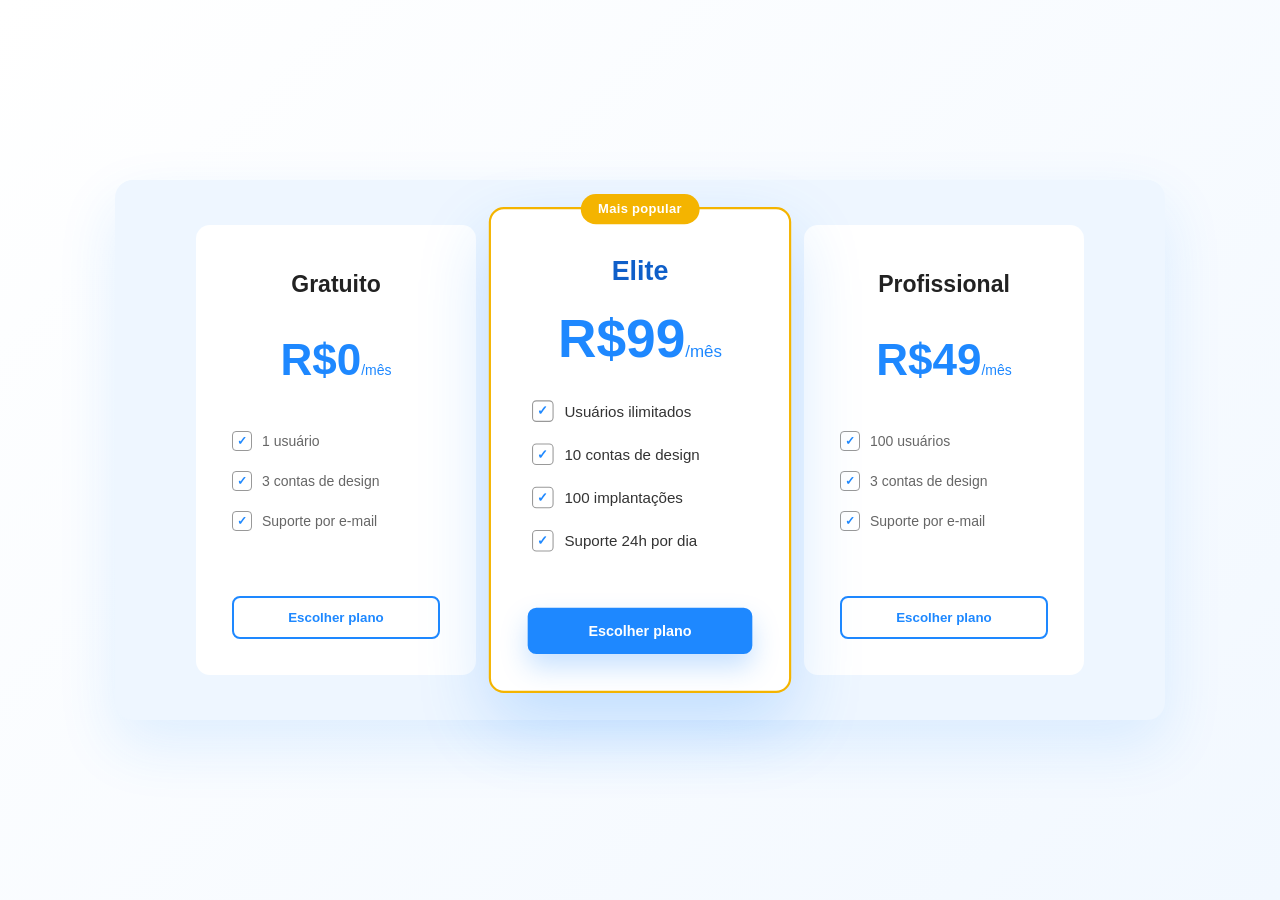
<file: cards/index.html>
<!DOCTYPE html>
<html lang="pt-BR">
<head>
  <meta charset="UTF-8" />
  <meta name="viewport" content="width=device-width, initial-scale=1.0" />
  <title>Cards de Ofertas</title>
  <link rel="stylesheet" href="style.css" />
</head>
<body>

  <main class="pricing-area">
    <section class="pricing">
      <article class="card" data-plano="Gratuito">
        <h2>Gratuito</h2>
        <p class="price">R$0<span>/mês</span></p>

        <ul>
          <li>1 usuário</li>
          <li>3 contas de design</li>
          <li>Suporte por e-mail</li>
        </ul>

        <button>Escolher plano</button>
      </article>

      <article class="card selected" data-plano="Elite">
        <span class="badge">Mais popular</span>
        <h2>Elite</h2>
        <p class="price">R$99<span>/mês</span></p>

        <ul>
          <li>Usuários ilimitados</li>
          <li>10 contas de design</li>
          <li>100 implantações</li>
          <li>Suporte 24h por dia</li>
        </ul>

        <button>Escolher plano</button>
      </article>

      <article class="card" data-plano="Profissional">
        <h2>Profissional</h2>
        <p class="price">R$49<span>/mês</span></p>

        <ul>
          <li>100 usuários</li>
          <li>3 contas de design</li>
          <li>Suporte por e-mail</li>
        </ul>

        <button>Escolher plano</button>
      </article>
    </section>
  </main>

  <script src="script.js"></script>
</body>
</html>
</file>
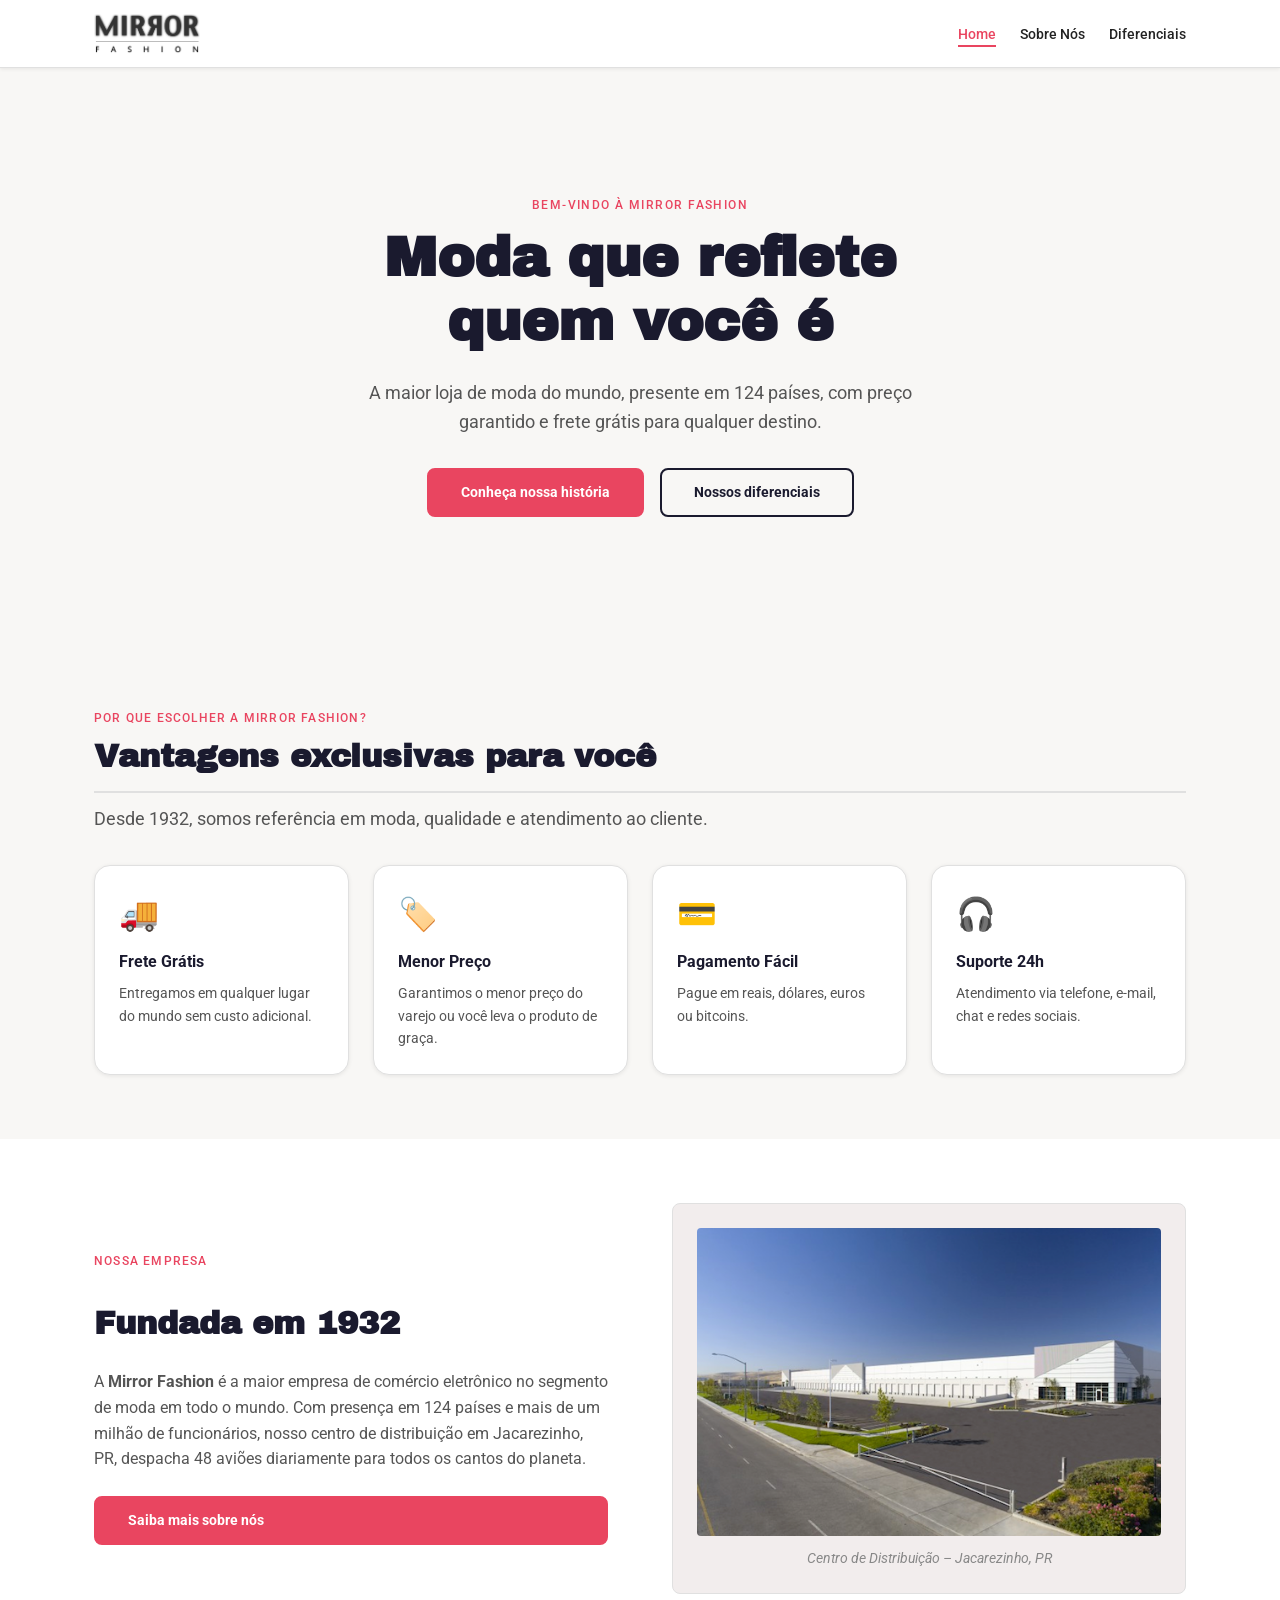
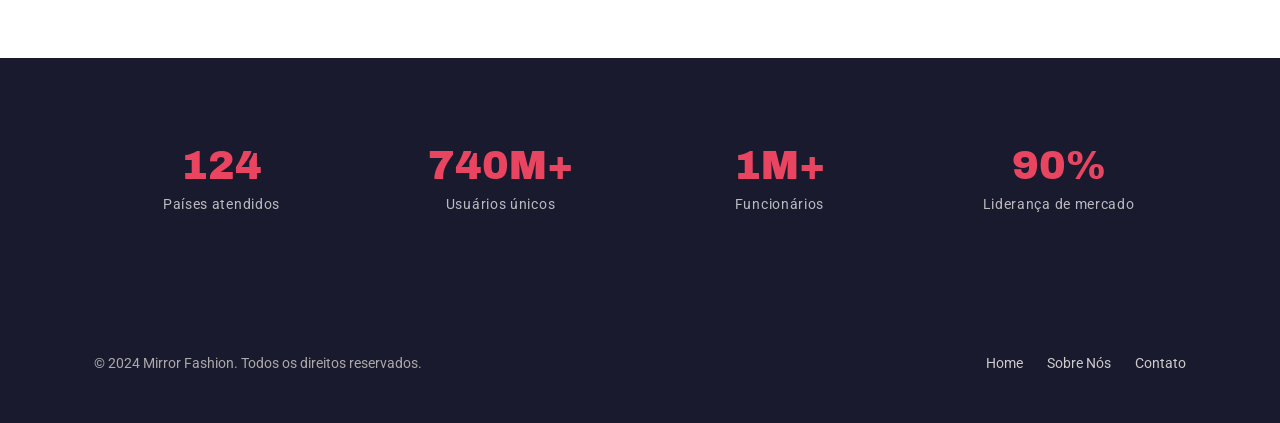
<file: html-basico/index.html>
<!DOCTYPE html>
<html lang="pt-br">
  <head>
    <meta charset="UTF-8" />
    <meta name="viewport" content="width=device-width, initial-scale=1.0" />
    <title>Mirror Fashion – Moda que reflete quem você é</title>
    <link rel="stylesheet" href="css/reset.css" />
    <link rel="stylesheet" href="css/design-system.css" />
    <link rel="stylesheet" href="css/components.css" />
    <link rel="stylesheet" href="css/style.css" />
  </head>
  <body>

    <!-- c-header: Cabeçalho fixo com navegação -->
    <header class="c-header">
      <div class="container c-header__inner">
        <a href="index.html">
          <img class="c-header__logo" src="img/logo.png" alt="Mirror Fashion" />
        </a>
        <nav aria-label="Navegação principal">
          <ul class="c-nav">
            <li><a class="c-nav__link c-nav__link--active" href="index.html">Home</a></li>
            <li><a class="c-nav__link" href="about-us.html">Sobre Nós</a></li>
            <li><a class="c-nav__link" href="about-us.html#diferenciais">Diferenciais</a></li>
          </ul>
        </nav>
      </div>
    </header>

    <main>

      <!-- c-hero: Destaque principal -->
      <section class="c-hero">
        <div class="container">
          <p class="c-hero__eyebrow">Bem-vindo à Mirror Fashion</p>
          <h1 class="c-hero__title">Moda que reflete<br />quem você é</h1>
          <p class="c-hero__body">
            A maior loja de moda do mundo, presente em 124 países,
            com preço garantido e frete grátis para qualquer destino.
          </p>
          <div class="c-hero__actions">
            <a href="about-us.html" class="c-btn c-btn--primary">Conheça nossa história</a>
            <a href="about-us.html#diferenciais" class="c-btn c-btn--outline">Nossos diferenciais</a>
          </div>
        </div>
      </section>

      <!-- c-section--alt: Vantagens em cards -->
      <section class="c-section c-section--alt">
        <div class="container">
          <header class="c-section__header">
            <p class="c-section__eyebrow">Por que escolher a Mirror Fashion?</p>
            <h2 class="c-section__title">Vantagens exclusivas para você</h2>
            <p class="c-section__lead">
              Desde 1932, somos referência em moda, qualidade e atendimento ao cliente.
            </p>
          </header>

          <div class="c-grid c-grid--4">
            <div class="c-card">
              <p class="c-card__icon">🚚</p>
              <h3 class="c-card__title">Frete Grátis</h3>
              <p class="c-card__body">Entregamos em qualquer lugar do mundo sem custo adicional.</p>
            </div>
            <div class="c-card">
              <p class="c-card__icon">🏷️</p>
              <h3 class="c-card__title">Menor Preço</h3>
              <p class="c-card__body">Garantimos o menor preço do varejo ou você leva o produto de graça.</p>
            </div>
            <div class="c-card">
              <p class="c-card__icon">💳</p>
              <h3 class="c-card__title">Pagamento Fácil</h3>
              <p class="c-card__body">Pague em reais, dólares, euros ou bitcoins.</p>
            </div>
            <div class="c-card">
              <p class="c-card__icon">🎧</p>
              <h3 class="c-card__title">Suporte 24h</h3>
              <p class="c-card__body">Atendimento via telefone, e-mail, chat e redes sociais.</p>
            </div>
          </div>
        </div>
      </section>

      <!-- Seção de prévia "Sobre nós" -->
      <section class="c-section">
        <div class="container c-about-preview">
          <div class="c-about-preview__text">
            <p class="c-section__eyebrow">Nossa Empresa</p>
            <h2 class="c-section__title">Fundada em 1932</h2>
            <p class="c-prose__paragraph">
              A <strong>Mirror Fashion</strong> é a maior empresa de comércio
              eletrônico no segmento de moda em todo o mundo. Com presença em
              124 países e mais de um milhão de funcionários, nosso centro de
              distribuição em Jacarezinho, PR, despacha 48 aviões diariamente
              para todos os cantos do planeta.
            </p>
            <a href="about-us.html" class="c-btn c-btn--primary">Saiba mais sobre nós</a>
          </div>
          <figure class="c-figure">
            <img class="c-figure__img" src="img/centro-distribuicao.png" alt="Centro de distribuição" />
            <figcaption class="c-figure__caption">Centro de Distribuição – Jacarezinho, PR</figcaption>
          </figure>
        </div>
      </section>

      <!-- c-section--brand: Estatísticas de destaque -->
      <section class="c-section c-section--brand">
        <div class="container">
          <div class="c-grid c-grid--4">
            <div class="c-stat">
              <span class="c-stat__value">124</span>
              <span class="c-stat__label">Países atendidos</span>
            </div>
            <div class="c-stat">
              <span class="c-stat__value">740M+</span>
              <span class="c-stat__label">Usuários únicos</span>
            </div>
            <div class="c-stat">
              <span class="c-stat__value">1M+</span>
              <span class="c-stat__label">Funcionários</span>
            </div>
            <div class="c-stat">
              <span class="c-stat__value">90%</span>
              <span class="c-stat__label">Liderança de mercado</span>
            </div>
          </div>
        </div>
      </section>

    </main>

    <!-- c-footer: Rodapé (componente de referência do Design System) -->
    <footer class="c-footer" id="rodape">
      <div class="container c-footer__inner">
        <div class="c-footer__brand">          
          <span class="c-footer__copy">&copy; 2024 Mirror Fashion. Todos os direitos reservados.</span>
        </div>
        <ul class="c-footer__links">
          <li><a class="c-footer__link" href="index.html">Home</a></li>
          <li><a class="c-footer__link" href="about-us.html">Sobre Nós</a></li>
          <li><a class="c-footer__link" href="mailto:loja@loja.com">Contato</a></li>
        </ul>
      </div>
    </footer>

  </body>
</html>
</file>
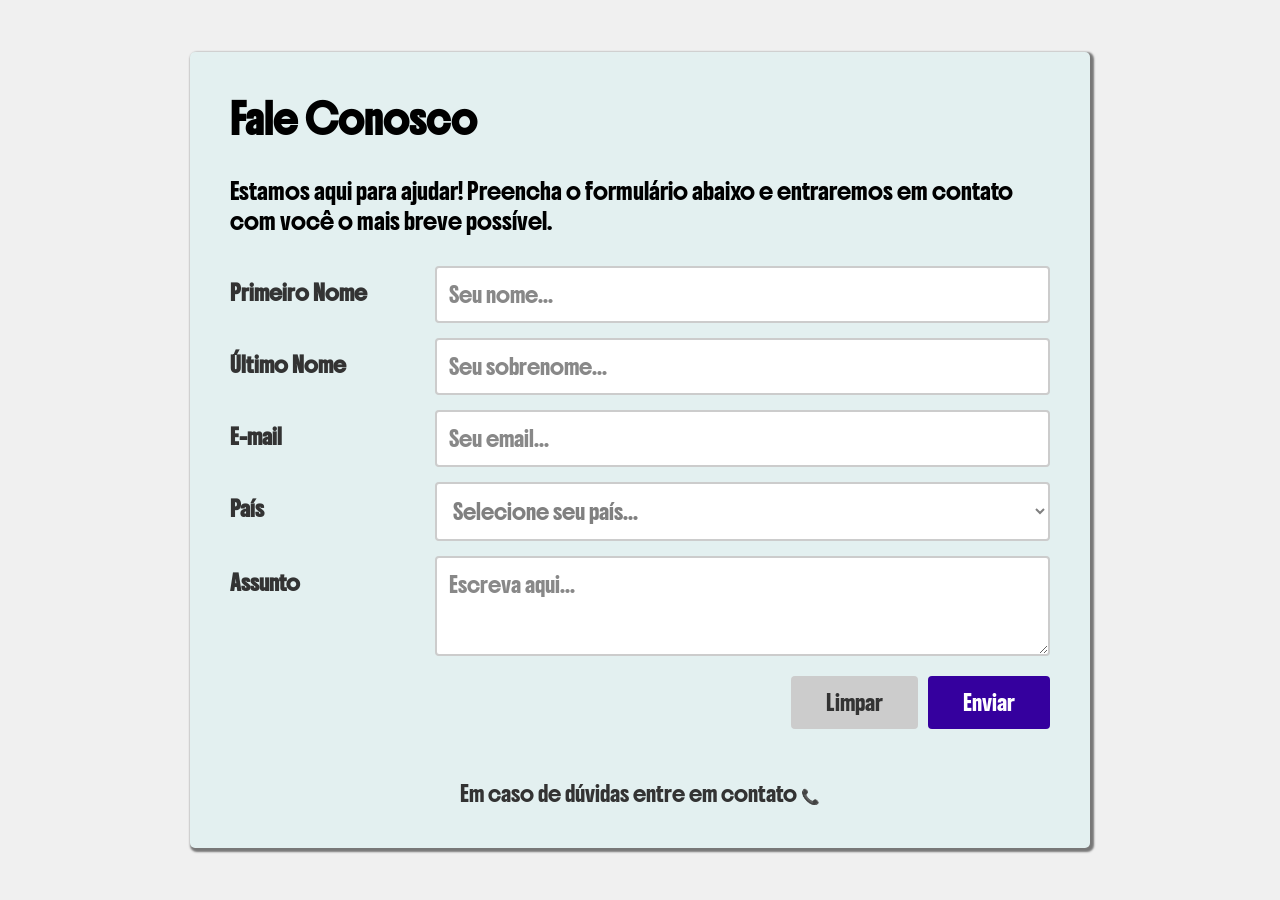
<file: forms/form-fale-conosco-flex.html>
<!DOCTYPE html>
<html lang="pt-BR">
  <head>
    <meta charset="UTF-8" />
    <meta name="viewport" content="width=device-width, initial-scale=1.0" />
    <link rel="preconnect" href="https://fonts.googleapis.com" />
    <link rel="preconnect" href="https://fonts.gstatic.com" crossorigin />
    <link
      href="https://fonts.googleapis.com/css2?family=Boldonse&display=swap"
      rel="stylesheet"
    />
    <link rel="stylesheet" href="css/fale-conosco.css">
    <title>Fale Conosco</title>
  </head>
  <body>
    <main class="container">
      <header>
        <h1>Fale Conosco</h1>
        <p>
          Estamos aqui para ajudar! Preencha o formulário abaixo e entraremos em
          contato com você o mais breve possível.
        </p>
      </header>
      <form action="./send-message.html" method="get">
        <div class="form-group">
          <label for="name">Primeiro Nome</label>
          <input
            type="text"
            id="name"
            name="name"
            placeholder="Seu nome..."
            required
            maxlength="40"
            minlength="2"
          />
        </div>
        <div class="form-group">
          <label for="last_name">Último Nome</label>
          <input
            type="text"
            id="last_name"
            name="last_name"
            placeholder="Seu sobrenome..."
            required
            maxlength="60"
            minlength="2"
          />
        </div>
        <div class="form-group">
          <label for="email">E-mail</label>
          <input
            type="email"
            name="email"
            id="email"
            placeholder="Seu email..."
            required
            maxlength="30"
          />
        </div>
        <div class="form-group">
          <label for="pais">País</label>
          <select name="pais" id="pais" required>
            <option value="" disabled selected>Selecione seu país...</option>
            <option value="brasil">Brasil</option>
            <option value="portugal">Portugal</option>
            <option value="angola">Angola</option>
            <option value="moçambique">Moçambique</option>
          </select>
        </div>
        <div class="form-group">
          <label for="message">Assunto</label>
          <textarea
            name="message"
            id="message"
            placeholder="Escreva aqui..."
            required
            maxlength="500"
          ></textarea>
        </div>
        <div class="btn-container">
          <input type="reset" value="Limpar" />
          <input type="submit" value="Enviar" />
        </div>
      </form>
      <footer class="footer-contact">
        <p>Em caso de dúvidas entre em contato 📞</p>
      </footer>
    </main>
  </body>
</html>
</file>
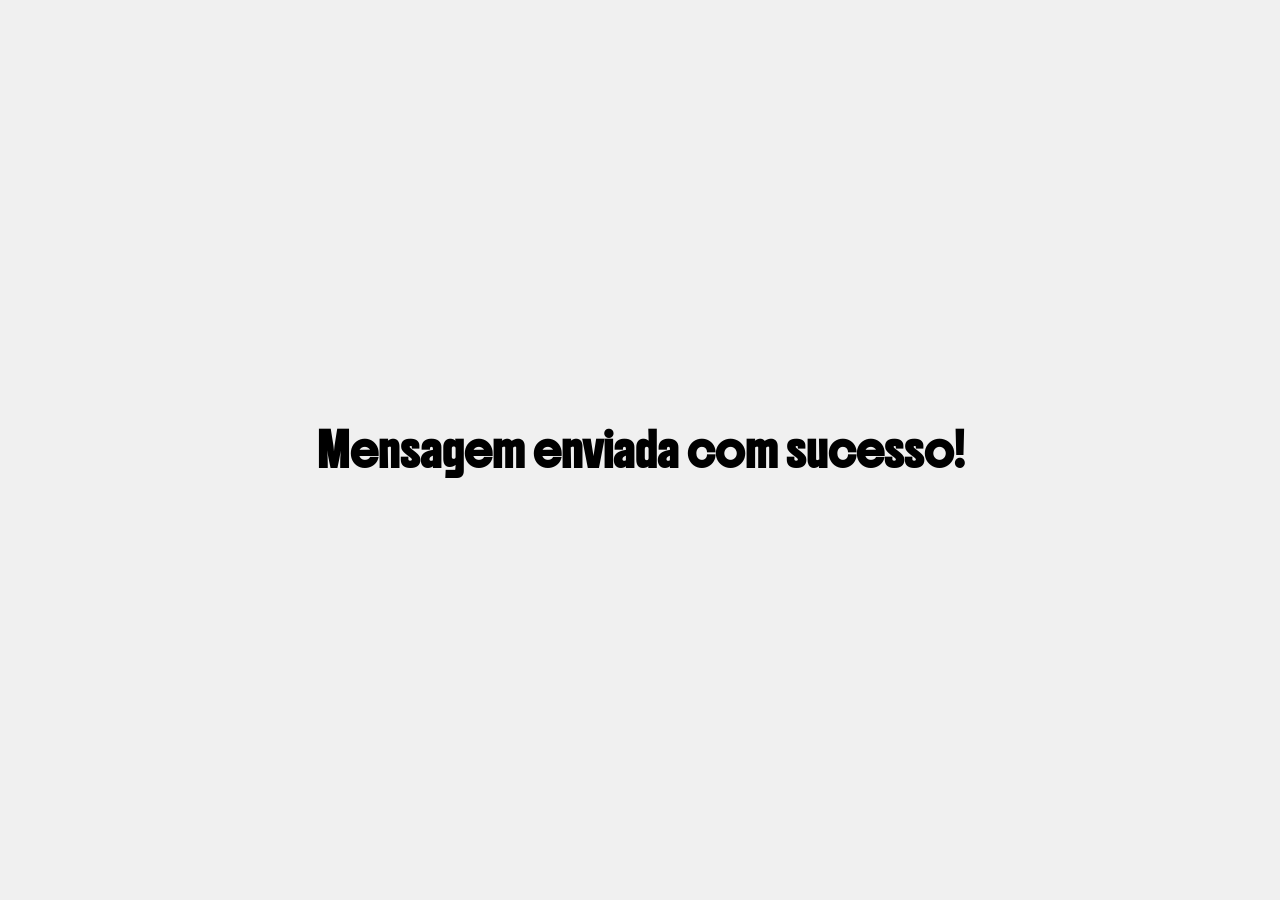
<file: forms/send-message.html>
<!DOCTYPE html>
<html lang="pt-br">
<head>
    <meta charset="UTF-8">
    <meta name="viewport" content="width=device-width, initial-scale=1.0">
    <title>Mensagem Enviada</title>
    <link rel="preconnect" href="https://fonts.googleapis.com" />
    <link rel="preconnect" href="https://fonts.gstatic.com" crossorigin />
    <link
      href="https://fonts.googleapis.com/css2?family=Boldonse&display=swap"
      rel="stylesheet"
    />
    <link rel="stylesheet" href="css/fale-conosco.css">
</head>
<body>
    <h1>Mensagem enviada com sucesso!</h1>
</body>
</html>
</file>
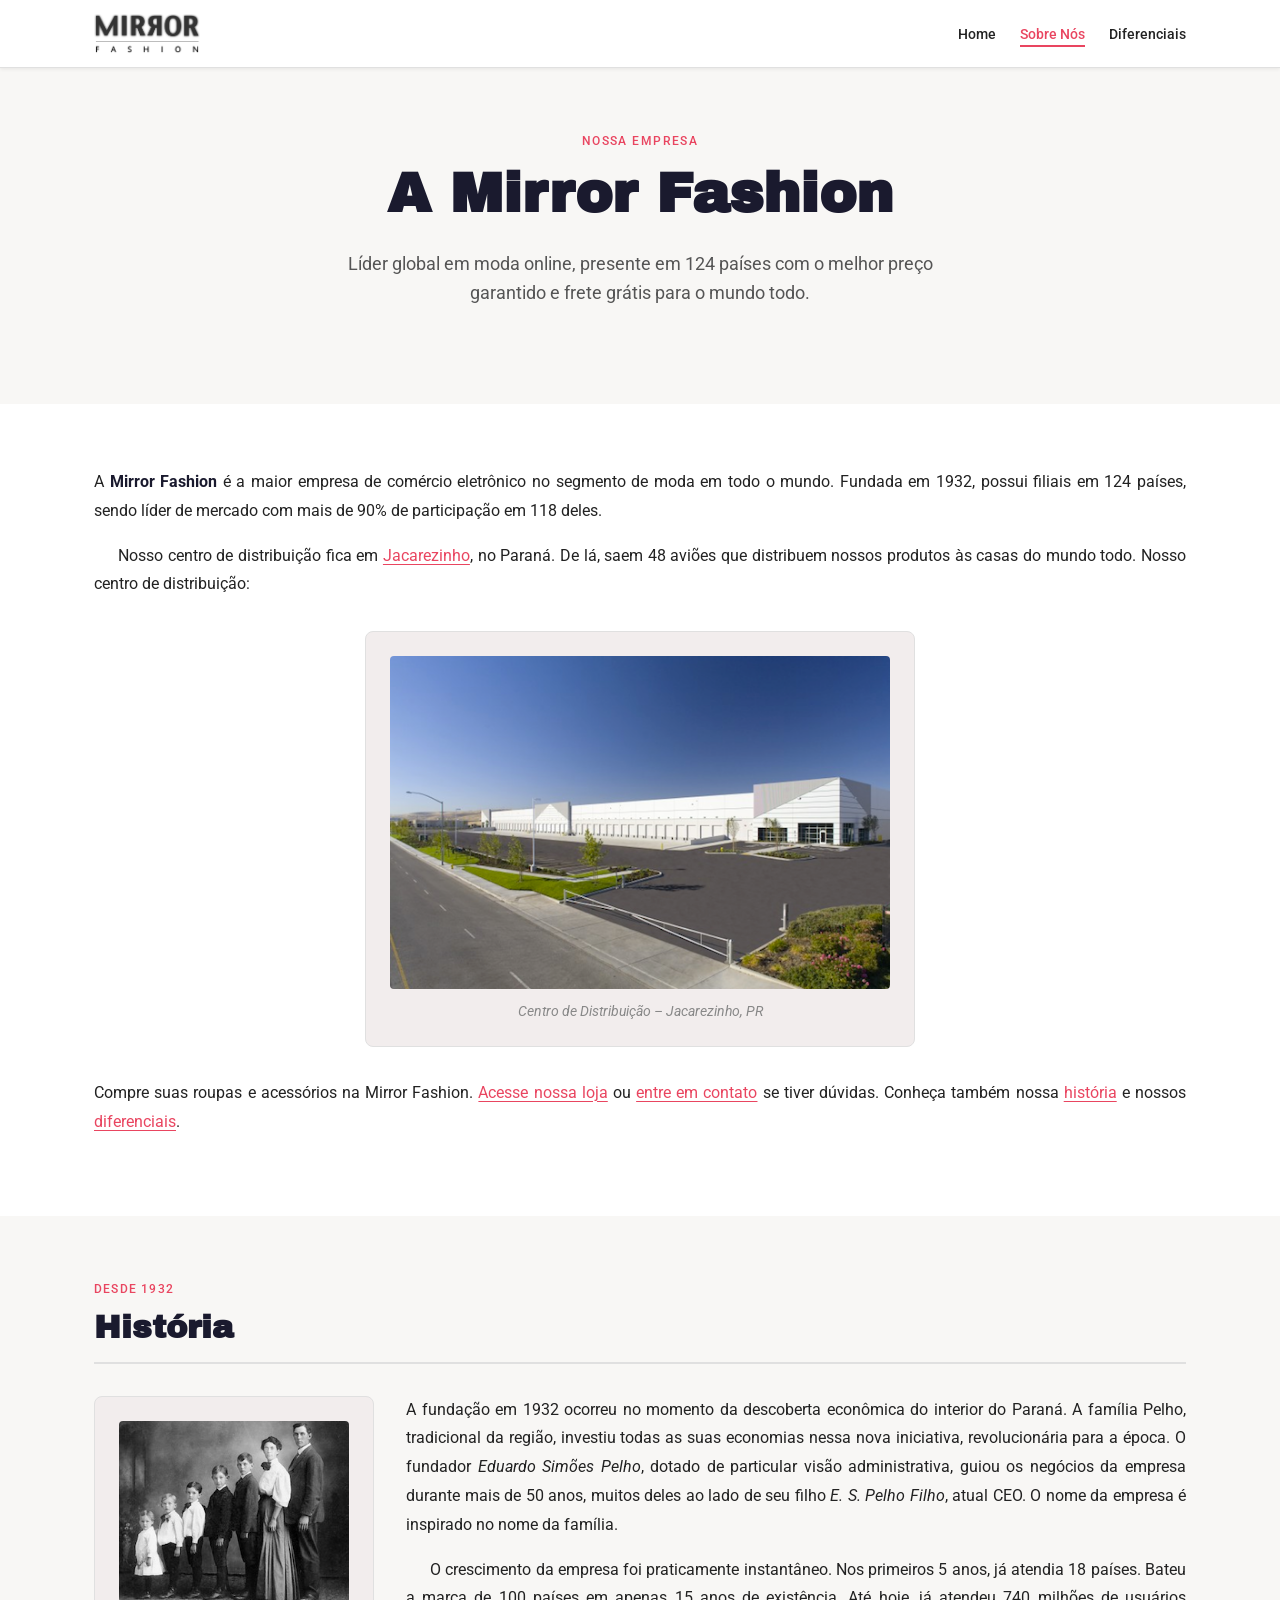
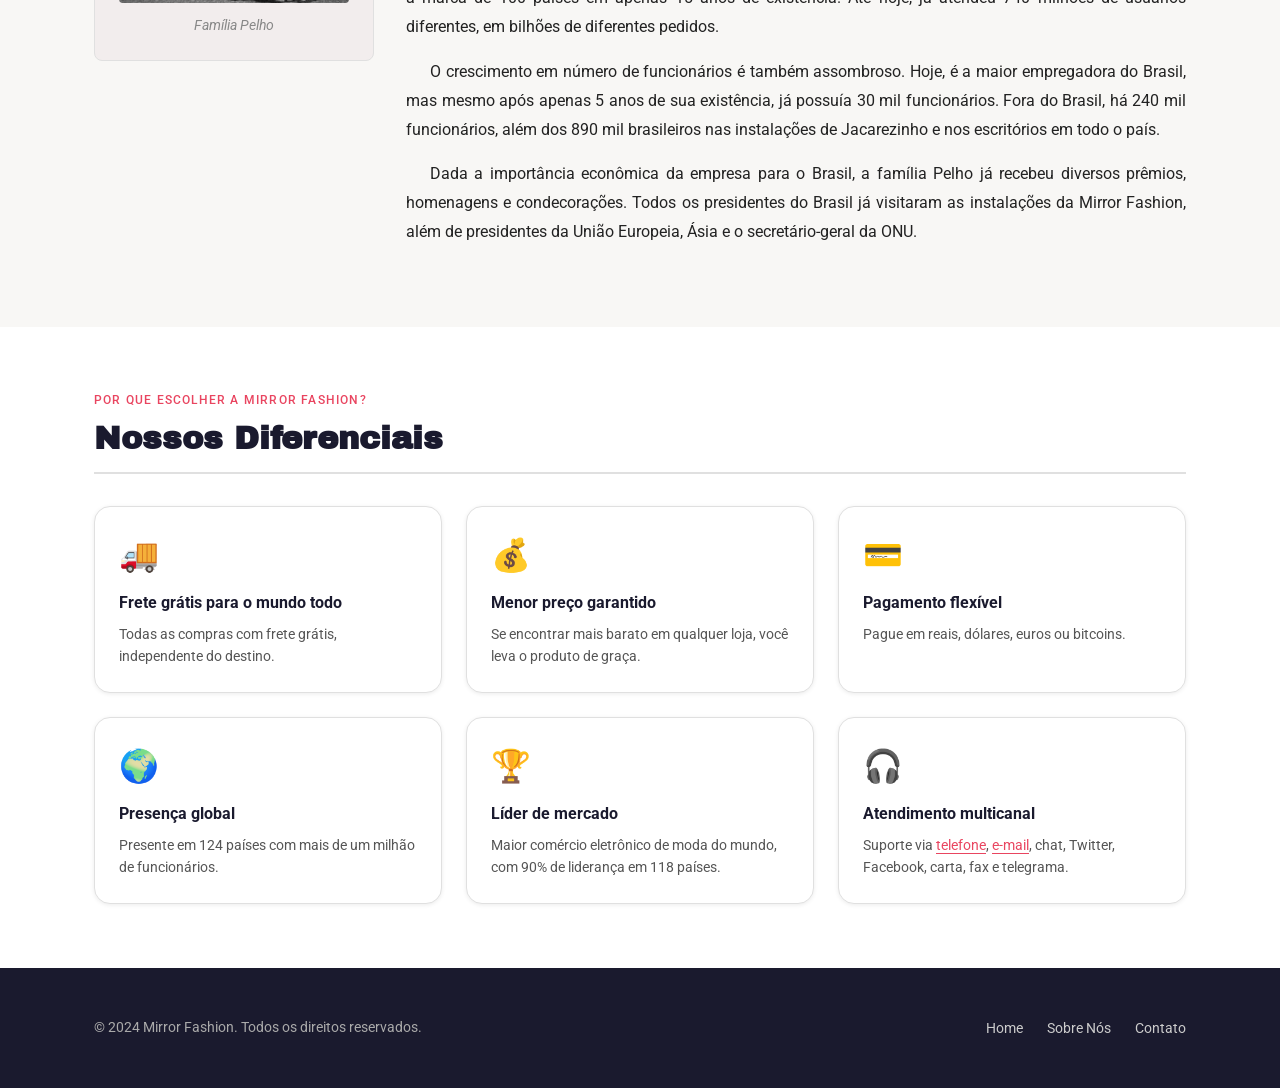
<file: html-basico/about-us.html>
<!DOCTYPE html>
<html lang="pt-br">
  <head>
    <meta charset="UTF-8" />
    <meta name="viewport" content="width=device-width, initial-scale=1.0" />
    <title>Sobre Nós – Mirror Fashion</title>
    <link rel="stylesheet" href="css/reset.css" />
    <link rel="stylesheet" href="css/design-system.css" />
    <link rel="stylesheet" href="css/components.css" />
    <link rel="stylesheet" href="css/about.css" />
  </head>
  <body>

    <!-- c-header: Cabeçalho fixo com navegação -->
    <header class="c-header">
      <div class="container c-header__inner">
        <a href="index.html">
          <img class="c-header__logo" src="img/logo.png" alt="Mirror Fashion" />
        </a>
        <nav aria-label="Navegação principal">
          <ul class="c-nav">
            <li><a class="c-nav__link" href="index.html">Home</a></li>
            <li><a class="c-nav__link c-nav__link--active" href="about-us.html">Sobre Nós</a></li>
            <li><a class="c-nav__link" href="about-us.html#diferenciais">Diferenciais</a></li>
          </ul>
        </nav>
      </div>
    </header>

    <!-- c-hero: Destaque da página -->
    <section class="c-hero c-hero--compact">
      <div class="container">
        <p class="c-hero__eyebrow">Nossa Empresa</p>
        <h1 class="c-hero__title">A Mirror Fashion</h1>
        <p class="c-hero__body">
          Líder global em moda online, presente em 124 países
          com o melhor preço garantido e frete grátis para o mundo todo.
        </p>
      </div>
    </section>

    <main>

      <!-- Seção introdutória -->
      <section class="c-section">
        <div class="container">
          <div class="c-prose">
            <p>
              A <strong>Mirror Fashion</strong> é a maior empresa de comércio
              eletrônico no segmento de moda em todo o mundo. Fundada em 1932,
              possui filiais em 124 países, sendo líder de mercado com mais de
              90% de participação em 118 deles.
            </p>
            <p>
              Nosso centro de distribuição fica em
              <a
                target="_blank"
                title="Google Maps"
                href="https://maps.google.com.br/?q=Jacarezinho"
              >Jacarezinho</a>, no Paraná. De lá, saem 48 aviões que distribuem
              nossos produtos às casas do mundo todo. Nosso centro de distribuição:
            </p>
          </div>

          <figure class="c-figure" id="centro-distribuicao">
            <img class="c-figure__img" src="img/centro-distribuicao.png" alt="Centro de distribuição" />
            <figcaption class="c-figure__caption">Centro de Distribuição – Jacarezinho, PR</figcaption>
          </figure>

          <div class="c-prose">
            <p>
              Compre suas roupas e acessórios na Mirror Fashion.
              <a href="index.html">Acesse nossa loja</a> ou
              <a href="mailto:loja@loja.com">entre em contato</a> se tiver dúvidas.
              Conheça também nossa <a href="#historia">história</a> e nossos
              <a href="#diferenciais">diferenciais</a>.
            </p>
          </div>
        </div>
      </section>

      <!-- c-section--alt: Seção de história -->
      <section class="c-section c-section--alt" id="historia">
        <div class="container">
          <header class="c-section__header">
            <p class="c-section__eyebrow">Desde 1932</p>
            <h2 class="c-section__title">História</h2>
          </header>

          <div class="c-article-grid">
            <figure class="c-figure" id="familia-pelho">
              <img class="c-figure__img" src="img/familia-pelho.jpg" alt="Família Pelho" />
              <figcaption class="c-figure__caption">Família Pelho</figcaption>
            </figure>

            <div class="c-prose">
              <p>
                A fundação em 1932 ocorreu no momento da descoberta econômica do
                interior do Paraná. A família Pelho, tradicional da região, investiu
                todas as suas economias nessa nova iniciativa, revolucionária para a
                época. O fundador <em>Eduardo Simões Pelho</em>, dotado de particular
                visão administrativa, guiou os negócios da empresa durante mais de 50
                anos, muitos deles ao lado de seu filho <em>E. S. Pelho Filho</em>,
                atual CEO. O nome da empresa é inspirado no nome da família.
              </p>
              <p>
                O crescimento da empresa foi praticamente instantâneo. Nos primeiros 5
                anos, já atendia 18 países. Bateu a marca de 100 países em apenas 15
                anos de existência. Até hoje, já atendeu 740 milhões de usuários
                diferentes, em bilhões de diferentes pedidos.
              </p>
              <p>
                O crescimento em número de funcionários é também assombroso. Hoje, é a
                maior empregadora do Brasil, mas mesmo após apenas 5 anos de sua
                existência, já possuía 30 mil funcionários. Fora do Brasil, há 240 mil
                funcionários, além dos 890 mil brasileiros nas instalações de
                Jacarezinho e nos escritórios em todo o país.
              </p>
              <p>
                Dada a importância econômica da empresa para o Brasil, a família Pelho
                já recebeu diversos prêmios, homenagens e condecorações. Todos os
                presidentes do Brasil já visitaram as instalações da Mirror Fashion,
                além de presidentes da União Europeia, Ásia e o secretário-geral da ONU.
              </p>
            </div>
          </div>
        </div>
      </section>

      <!-- Seção de diferenciais -->
      <section class="c-section" id="diferenciais">
        <div class="container">
          <header class="c-section__header">
            <p class="c-section__eyebrow">Por que escolher a Mirror Fashion?</p>
            <h2 class="c-section__title">Nossos Diferenciais</h2>
          </header>

          <ul class="c-grid c-grid--3">
            <li class="c-card">
              <p class="c-card__icon">🚚</p>
              <h3 class="c-card__title">Frete grátis para o mundo todo</h3>
              <p class="c-card__body">Todas as compras com frete grátis, independente do destino.</p>
            </li>
            <li class="c-card">
              <p class="c-card__icon">💰</p>
              <h3 class="c-card__title">Menor preço garantido</h3>
              <p class="c-card__body">Se encontrar mais barato em qualquer loja, você leva o produto de graça.</p>
            </li>
            <li class="c-card">
              <p class="c-card__icon">💳</p>
              <h3 class="c-card__title">Pagamento flexível</h3>
              <p class="c-card__body">Pague em reais, dólares, euros ou bitcoins.</p>
            </li>
            <li class="c-card">
              <p class="c-card__icon">🌍</p>
              <h3 class="c-card__title">Presença global</h3>
              <p class="c-card__body">Presente em 124 países com mais de um milhão de funcionários.</p>
            </li>
            <li class="c-card">
              <p class="c-card__icon">🏆</p>
              <h3 class="c-card__title">Líder de mercado</h3>
              <p class="c-card__body">Maior comércio eletrônico de moda do mundo, com 90% de liderança em 118 países.</p>
            </li>
            <li class="c-card">
              <p class="c-card__icon">🎧</p>
              <h3 class="c-card__title">Atendimento multicanal</h3>
              <p class="c-card__body">
                Suporte via <a href="tel:+553536298400">telefone</a>,
                <a href="mailto:loja@loja.com">e-mail</a>,
                chat, Twitter, Facebook, carta, fax e telegrama.
              </p>
            </li>
          </ul>
        </div>
      </section>

    </main>

    <!-- c-footer: Rodapé (componente de referência do Design System) -->
    <footer class="c-footer" id="rodape">
      <div class="container c-footer__inner">
        <div class="c-footer__brand">          
          <span class="c-footer__copy">&copy; 2024 Mirror Fashion. Todos os direitos reservados.</span>
        </div>
        <ul class="c-footer__links">
          <li><a class="c-footer__link" href="index.html">Home</a></li>
          <li><a class="c-footer__link" href="about-us.html">Sobre Nós</a></li>
          <li><a class="c-footer__link" href="mailto:loja@loja.com">Contato</a></li>
        </ul>
      </div>
    </footer>

  </body>
</html>
</file>
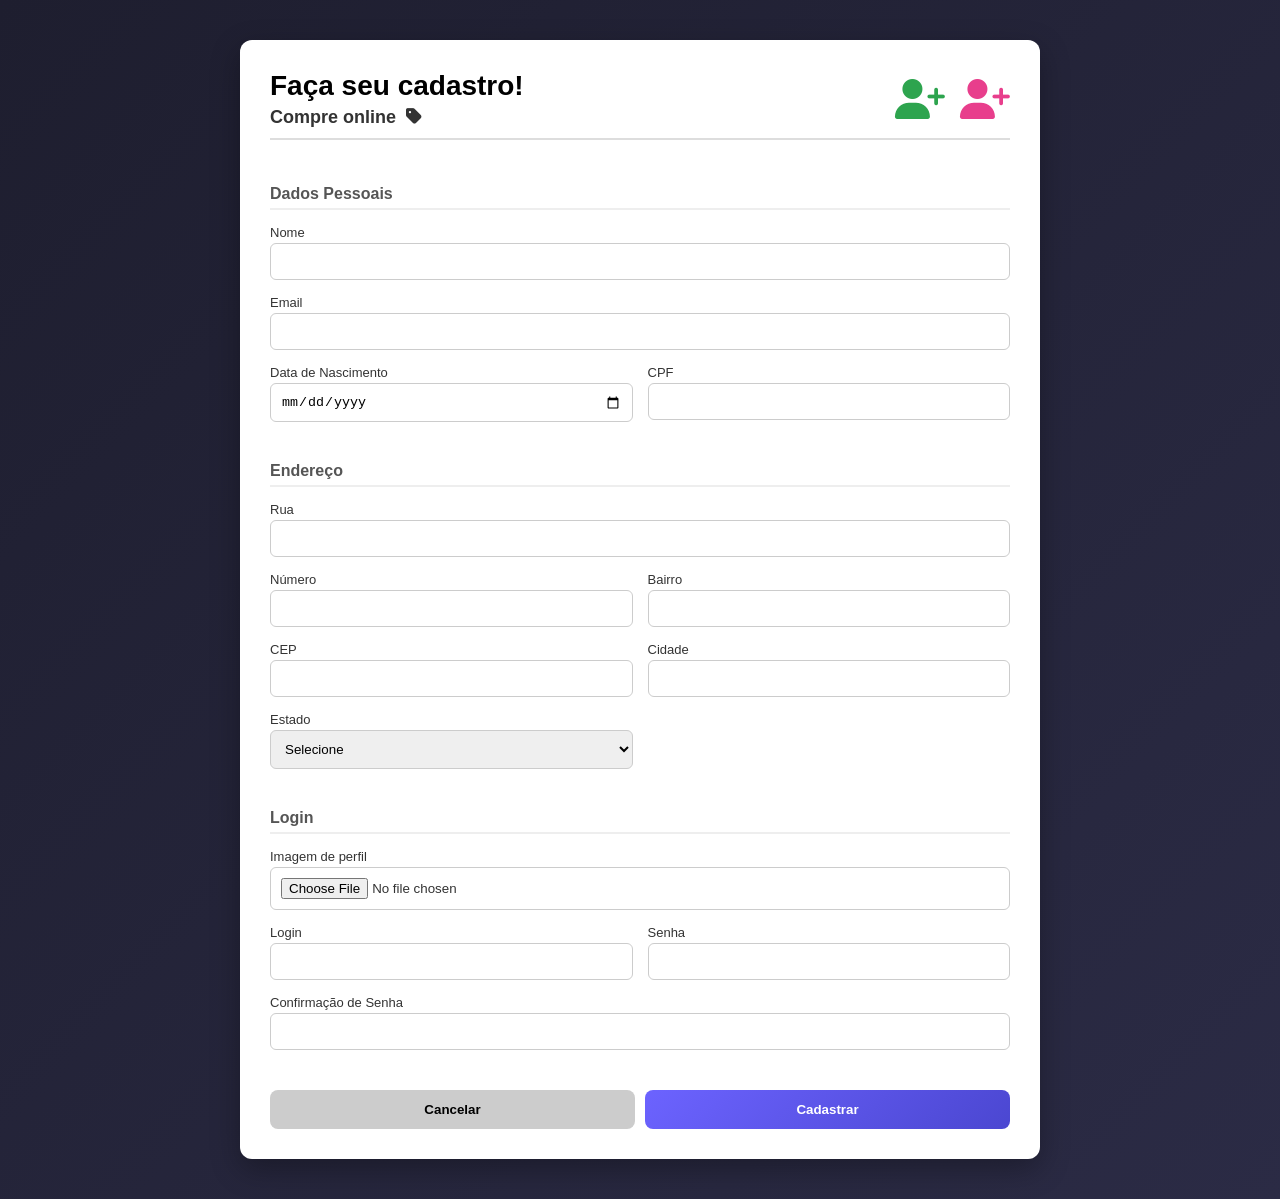
<file: html-basico/cadastro.html>
<!DOCTYPE html>
<html lang="pt-br">
<head>
<meta charset="UTF-8">
<title>Cadastro</title>

<!-- fonte -->
<link rel="stylesheet" href="https://cdnjs.cloudflare.com/ajax/libs/font-awesome/6.5.0/css/all.min.css">

<style>
* {
    box-sizing: border-box;
}

body {
    margin: 0;
    font-family: 'Segoe UI', sans-serif;
    background: linear-gradient(135deg, #1e1e2f, #2b2b45);
    color: #333;
}

.container {
    max-width: 800px;
    margin: 40px auto;
    background: #ffffff;
    padding: 30px;
    border-radius: 12px;
    box-shadow: 0 10px 30px rgba(0,0,0,0.3);
}

/* HEADER NOVO */
.header {
    display: flex;
    justify-content: space-between;
    align-items: center;
    border-bottom: 2px solid #ddd;
    padding-bottom: 10px;
    margin-bottom: 20px;
}

.header-text h1 {
    margin: 0;
    font-size: 28px;
    color: #000;
}

.header-text p {
    margin: 5px 0 0;
    font-size: 18px;
    font-weight: bold;
}

.header-text i {
    margin-left: 5px;
}

.header-icons {
    display: flex;
    gap: 15px;
    font-size: 40px;
}

.header-icons i:nth-child(1) {
    color: #2da44e;
}

.header-icons i:nth-child(2) {
    color: #e83e8c;
}

/* GRID FORM */
.form-grid {
    display: grid;
    grid-template-columns: 1fr 1fr;
    gap: 15px;
}

.full {
    grid-column: span 2;
}

.section {
    grid-column: span 2;
    margin-top: 25px;
    font-weight: bold;
    color: #555;
    border-bottom: 2px solid #eee;
    padding-bottom: 5px;
}

label {
    font-size: 13px;
    margin-bottom: 3px;
    display: block;
}

input, select {
    width: 100%;
    padding: 10px;
    border-radius: 6px;
    border: 1px solid #ccc;
    transition: 0.3s;
    outline: none;
}

input:focus, select:focus {
    border-color: #6c63ff;
    box-shadow: 0 0 5px rgba(108, 99, 255, 0.5);
}

.buttons {
    grid-column: span 2;
    display: flex;
    gap: 10px;
    margin-top: 25px;
}

button {
    flex: 1;
    padding: 12px;
    border: none;
    border-radius: 8px;
    font-weight: bold;
    cursor: pointer;
    transition: 0.3s;
}

.cancelar {
    background: #ccc;
}

.cancelar:hover {
    background: #999;
}

.enviar {
    background: linear-gradient(135deg, #6c63ff, #4b47d1);
    color: white;
}

.enviar:hover {
    transform: scale(1.03);
    opacity: 0.9;
}

/* Responsivo */
@media (max-width: 600px) {
    .form-grid {
        grid-template-columns: 1fr;
    }

    .full {
        grid-column: span 1;
    }
}
</style>
</head>

<body>

<div class="container">

    <!-- HEADER -->
    <div class="header">
        <div class="header-text">
            <h1>Faça seu cadastro!</h1>
            <p>Compre online <i class="fa fa-tag"></i></p>
        </div>

        <div class="header-icons">
            <i class="fa fa-user-plus"></i>
            <i class="fa fa-user-plus"></i>
        </div>
    </div>

    <form class="form-grid">

        <div class="section">Dados Pessoais</div>

        <div class="full">
            <label>Nome</label>
            <input type="text">
        </div>

        <div class="full">
            <label>Email</label>
            <input type="email">
        </div>

        <div>
            <label>Data de Nascimento</label>
            <input type="date">
        </div>

        <div>
            <label>CPF</label>
            <input type="text">
        </div>

        <div class="section">Endereço</div>

        <div class="full">
            <label>Rua</label>
            <input type="text">
        </div>

        <div>
            <label>Número</label>
            <input type="text">
        </div>

        <div>
            <label>Bairro</label>
            <input type="text">
        </div>

        <div>
            <label>CEP</label>
            <input type="text">
        </div>

        <div>
            <label>Cidade</label>
            <input type="text">
        </div>

        <div>
            <label>Estado</label>
            <select>
                <option>Selecione</option>
                <option>MG</option>
                <option>SP</option>
                <option>RJ</option>
            </select>
        </div>

        <div class="section">Login</div>

        <div class="full">
            <label>Imagem de perfil</label>
            <input type="file">
        </div>

        <div>
            <label>Login</label>
            <input type="text">
        </div>

        <div>
            <label>Senha</label>
            <input type="password">
        </div>

        <div class="full">
            <label>Confirmação de Senha</label>
            <input type="password">
        </div>

        <div class="buttons">
            <button type="button" class="cancelar">Cancelar</button>
            <button type="submit" class="enviar">Cadastrar</button>
        </div>

    </form>
</div>

</body>
</html>
</file>
<file: cards/style.css>
:root {
  --azul: #1e88ff;
  --azul-escuro: #0f5fc9;
  --fundo: #eef6ff;
  --texto: #222;
  --cinza: #666;
  --amarelo: #f4b400;
}

* {
  margin: 0;
  padding: 0;
  box-sizing: border-box;
  font-family: Arial, Helvetica, sans-serif;
}

body {
  min-height: 100vh;
  background: linear-gradient(135deg, #ffffff, #f2f8ff);
  display: flex;
  align-items: center;
  justify-content: center;
}

.pricing-area {
  width: 100%;
  padding: 40px 20px;
}

.pricing {
  max-width: 1050px;
  margin: 0 auto;
  padding: 45px;
  background: var(--fundo);
  border-radius: 18px;
  display: flex;
  justify-content: center;
  align-items: center;
  gap: 24px;
  box-shadow: 0 25px 60px rgba(30, 136, 255, 0.12);
}

.card {
  position: relative;
  width: 280px;
  min-height: 450px;
  padding: 44px 34px 34px;
  background: #fff;
  border: 2px solid transparent;
  border-radius: 14px;
  text-align: center;
  cursor: pointer;
  display: flex;
  flex-direction: column;
  justify-content: space-between;
  transition:
    transform 0.35s ease,
    box-shadow 0.35s ease,
    border-color 0.35s ease;
}

.card:hover {
  transform: translateY(-8px);
  box-shadow: 0 20px 45px rgba(0, 0, 0, 0.08);
}

.card.selected {
  transform: scale(1.08);
  border-color: var(--amarelo);
  box-shadow: 0 28px 65px rgba(30, 136, 255, 0.22);
  z-index: 2;
}

.card.selected:hover {
  transform: scale(1.1) translateY(-4px);
}

.badge {
  position: absolute;
  top: -14px;
  left: 50%;
  transform: translateX(-50%);
  background: var(--amarelo);
  color: #fff;
  padding: 7px 16px;
  border-radius: 999px;
  font-size: 12px;
  font-weight: bold;
  letter-spacing: 0.3px;
}

.card h2 {
  color: var(--texto);
  font-size: 23px;
  margin-bottom: 24px;
  transition: transform 0.35s ease, color 0.35s ease;
}

.price {
  color: var(--azul);
  font-size: 44px;
  font-weight: bold;
  margin-bottom: 32px;
  transition: transform 0.35s ease;
}

.price span {
  font-size: 14px;
  font-weight: normal;
}

.card.selected h2 {
  color: var(--azul-escuro);
  transform: scale(1.08);
}

.card.selected .price {
  transform: scale(1.12);
}

ul {
  list-style: none;
  text-align: left;
  margin-bottom: 32px;
}

li {
  color: var(--cinza);
  font-size: 14px;
  margin-bottom: 20px;
  display: flex;
  align-items: center;
  transition: transform 0.3s ease, color 0.3s ease;
}

li::before {
  content: "✓";
  width: 18px;
  height: 18px;
  margin-right: 10px;
  border: 1px solid #999;
  border-radius: 4px;
  color: var(--azul);
  display: flex;
  align-items: center;
  justify-content: center;
  font-size: 12px;
  font-weight: bold;
}

.card.selected li {
  color: #333;
  transform: translateX(4px);
}

button {
  background: transparent;
  color: var(--azul);
  border: 2px solid var(--azul);
  padding: 12px 24px;
  border-radius: 8px;
  cursor: pointer;
  font-weight: bold;
  transition:
    background 0.3s ease,
    color 0.3s ease,
    transform 0.3s ease,
    box-shadow 0.3s ease;
}

button:hover,
.card.selected button {
  background: var(--azul);
  color: #fff;
  box-shadow: 0 12px 25px rgba(30, 136, 255, 0.25);
}

button:hover {
  transform: translateY(-2px);
}

/* =========================================================
   Responsividade de telas - Media Query
   Breakpoints solicitados:
   - Smartphones: até 480px
   - Tablets: de 481px até 768px
   - Desktops/telas grandes: acima de 768px
   ========================================================= */

/* Tablets (> 480px e < 768px) */
@media (min-width: 481px) and (max-width: 768px) {
  body {
    align-items: flex-start;
  }

  .pricing-area {
    padding: 30px 18px;
  }

  .pricing {
    max-width: 700px;
    padding: 32px 24px;
    display: grid;
    grid-template-columns: repeat(2, minmax(0, 1fr));
    gap: 22px;
  }

  .card,
  .card.selected,
  .card.selected:hover {
    width: 100%;
    min-height: 410px;
    padding: 40px 26px 28px;
    transform: none;
  }

  .card.selected {
    grid-column: 1 / -1;
    max-width: 420px;
    justify-self: center;
  }
}

/* Smartphones (< 480px) */
@media (max-width: 480px) {
  body {
    align-items: flex-start;
  }

  .pricing-area {
    padding: 20px 12px;
  }

  .pricing {
    padding: 24px 14px;
    flex-direction: column;
    gap: 18px;
    border-radius: 14px;
  }

  .card,
  .card.selected,
  .card.selected:hover {
    width: 100%;
    max-width: 340px;
    min-height: auto;
    padding: 36px 22px 24px;
    transform: none;
  }

  .card h2 {
    font-size: 20px;
    margin-bottom: 18px;
  }

  .price {
    font-size: 36px;
    margin-bottom: 24px;
  }

  li {
    font-size: 13px;
    margin-bottom: 14px;
  }

  button {
    width: 100%;
  }
}

/* Desktops / Telas grandes (> 768px) */
@media (min-width: 769px) {
  .pricing {
    flex-direction: row;
  }
}
</file>
<file: html-basico/css/design-system.css>
/* Mirror Fashion – Design System
   Tokens: cores, tipografia, espaçamento, sombras, bordas, transições */

@import url('https://fonts.googleapis.com/css2?family=Archivo+Black&family=Roboto:ital,wght@0,300;0,400;0,500;0,700;0,900;1,400&display=swap');

:root {
  /* ── Tipografia ──────────────────────────── */
  --font-title:  "Archivo Black", sans-serif;
  --font-body:   "Roboto", sans-serif;

  --font-size-xs:   0.75rem;    /* 12 px */
  --font-size-sm:   0.875rem;   /* 14 px */
  --font-size-base: 1rem;       /* 16 px */
  --font-size-md:   1.125rem;   /* 18 px */
  --font-size-lg:   1.25rem;    /* 20 px */
  --font-size-xl:   1.5rem;     /* 24 px */
  --font-size-2xl:  2rem;       /* 32 px */
  --font-size-3xl:  2.5rem;     /* 40 px */
  --font-size-4xl:  3.5rem;     /* 56 px */

  --font-weight-regular: 400;
  --font-weight-medium:  500;
  --font-weight-bold:    700;
  --font-weight-black:   900;

  --line-height-tight:  1.15;
  --line-height-snug:   1.35;
  --line-height-normal: 1.6;
  --line-height-loose:  1.8;

  /* ── Paleta de cores ─────────────────────── */
  --color-brand:        #1a1a2e;   /* navy – cor principal da marca */
  --color-brand-mid:    #16213e;
  --color-accent:       #e94560;   /* rose – CTA / destaque */
  --color-accent-dark:  #c73652;

  --color-text:         #222;
  --color-text-muted:   #555;
  --color-text-subtle:  #888;

  --color-bg:           #ffffff;
  --color-bg-soft:      #f8f7f5;
  --color-bg-tint:      #f2eded;

  --color-border:       #e0e0e0;
  --color-border-dark:  #ccc;

  /* Footer */
  --color-base-footer:  #777;      /* alias legado mantido para compatibilidade */
  --color-footer-bg:    #1a1a2e;
  --color-footer-text:  #aaa;
  --color-footer-link:  #ccc;

  /* ── Escala de espaçamento (base 4 px) ──── */
  --space-1:   4px;
  --space-2:   8px;
  --space-3:  12px;
  --space-4:  16px;
  --space-5:  24px;
  --space-6:  32px;
  --space-7:  48px;
  --space-8:  64px;
  --space-9:  96px;
  --space-10: 128px;

  /* ── Border radius ───────────────────────── */
  --radius-sm:   4px;
  --radius-md:   8px;
  --radius-lg:  16px;
  --radius-xl:  24px;
  --radius-full: 9999px;

  /* ── Sombras ─────────────────────────────── */
  --shadow-xs: 0 1px 2px rgba(0, 0, 0, .06);
  --shadow-sm: 0 1px 4px rgba(0, 0, 0, .08);
  --shadow-md: 0 4px 12px rgba(0, 0, 0, .10);
  --shadow-lg: 0 8px 24px rgba(0, 0, 0, .14);

  /* ── Layout ──────────────────────────────── */
  --max-width:     1140px;
  --header-height: 68px;

  /* ── Transições ──────────────────────────── */
  --transition-fast: 150ms ease;
  --transition-base: 250ms ease;
  --transition-slow: 400ms ease;
}
</file>
<file: html-basico/css/components.css>
/* Mirror Fashion – UI Components
   Componentes reutilizáveis seguindo o padrão do Design System */

/* ─────────────────────────────────────────────
   Container
───────────────────────────────────────────── */
.container {
  width: 100%;
  max-width: var(--max-width);
  margin-inline: auto;
  padding-inline: var(--space-5);
}

/* ─────────────────────────────────────────────
   c-header / c-nav  – Cabeçalho fixo com navegação
───────────────────────────────────────────── */
.c-header {
  position: sticky;
  top: 0;
  z-index: 100;
  background: var(--color-bg);
  border-bottom: 1px solid var(--color-border);
  height: var(--header-height);
  box-shadow: var(--shadow-sm);
}

.c-header__inner {
  display: flex;
  align-items: center;
  justify-content: space-between;
  height: 100%;
}

.c-header__logo {
  height: 40px;
  width: auto;
}

.c-nav {
  display: flex;
  gap: var(--space-5);
  list-style: none;
}

.c-nav__link {
  font-family: var(--font-body);
  font-weight: var(--font-weight-medium);
  font-size: var(--font-size-sm);
  color: var(--color-text);
  text-decoration: none;
  padding-bottom: 3px;
  border-bottom: 2px solid transparent;
  transition: color var(--transition-fast), border-color var(--transition-fast);
}

.c-nav__link:hover,
.c-nav__link--active {
  color: var(--color-accent);
  border-bottom-color: var(--color-accent);
}

/* ─────────────────────────────────────────────
   c-hero  – Seção de destaque principal
───────────────────────────────────────────── */
.c-hero {
  padding-block: var(--space-10);
  background: var(--color-bg-soft);
  text-align: center;
}

.c-hero--compact {
  padding-block: var(--space-8);
}

.c-hero__eyebrow {
  font-family: var(--font-body);
  font-size: var(--font-size-xs);
  font-weight: var(--font-weight-medium);
  letter-spacing: 0.12em;
  text-transform: uppercase;
  color: var(--color-accent);
  margin-bottom: var(--space-3);
}

.c-hero__title {
  font-family: var(--font-title);
  font-size: clamp(var(--font-size-2xl), 5vw, var(--font-size-4xl));
  color: var(--color-brand);
  line-height: var(--line-height-tight);
  margin-bottom: var(--space-5);
}

.c-hero__body {
  font-family: var(--font-body);
  font-size: var(--font-size-md);
  color: var(--color-text-muted);
  max-width: 60ch;
  margin-inline: auto;
  margin-bottom: var(--space-6);
  line-height: var(--line-height-normal);
}

.c-hero__actions {
  display: flex;
  gap: var(--space-4);
  justify-content: center;
  flex-wrap: wrap;
}

/* ─────────────────────────────────────────────
   c-btn  – Botões de ação
───────────────────────────────────────────── */
.c-btn {
  display: inline-flex;
  align-items: center;
  gap: var(--space-2);
  padding: var(--space-3) var(--space-6);
  border-radius: var(--radius-md);
  font-family: var(--font-body);
  font-weight: var(--font-weight-bold);
  font-size: var(--font-size-sm);
  cursor: pointer;
  text-decoration: none;
  border: 2px solid transparent;
  transition:
    background var(--transition-fast),
    color var(--transition-fast),
    border-color var(--transition-fast),
    transform var(--transition-fast);
}

.c-btn--primary {
  background: var(--color-accent);
  color: #fff;
  border-color: var(--color-accent);
}

.c-btn--primary:hover {
  background: var(--color-accent-dark);
  border-color: var(--color-accent-dark);
  transform: translateY(-1px);
}

.c-btn--outline {
  background: transparent;
  color: var(--color-brand);
  border-color: var(--color-brand);
}

.c-btn--outline:hover {
  background: var(--color-brand);
  color: #fff;
  transform: translateY(-1px);
}

/* ─────────────────────────────────────────────
   c-section  – Blocos de conteúdo
───────────────────────────────────────────── */
.c-section {
  padding-block: var(--space-8);
}

.c-section--alt {
  background: var(--color-bg-soft);
}

.c-section--brand {
  background: var(--color-brand);
  color: #fff;
}

.c-section__header {
  margin-bottom: var(--space-6);
}

.c-section__eyebrow {
  font-family: var(--font-body);
  font-size: var(--font-size-xs);
  font-weight: var(--font-weight-medium);
  letter-spacing: 0.1em;
  text-transform: uppercase;
  color: var(--color-accent);
  margin-bottom: var(--space-2);
}

.c-section__title {
  font-family: var(--font-title);
  font-size: clamp(var(--font-size-xl), 3vw, var(--font-size-2xl));
  color: var(--color-brand);
  border-bottom: 2px solid var(--color-border);
  padding-bottom: var(--space-3);
  line-height: var(--line-height-snug);
}

.c-section--brand .c-section__title {
  color: #fff;
  border-bottom-color: rgba(255, 255, 255, .2);
}

.c-section__lead {
  font-family: var(--font-body);
  font-size: var(--font-size-md);
  color: var(--color-text-muted);
  margin-top: var(--space-3);
  max-width: 72ch;
  line-height: var(--line-height-normal);
}

/* ─────────────────────────────────────────────
   c-grid  – Layout em grade responsiva
───────────────────────────────────────────── */
.c-grid {
  display: grid;
  gap: var(--space-5);
}

.c-grid--2 { grid-template-columns: repeat(2, 1fr); }
.c-grid--3 { grid-template-columns: repeat(3, 1fr); }
.c-grid--4 { grid-template-columns: repeat(4, 1fr); }

@media (max-width: 1024px) {
  .c-grid--3,
  .c-grid--4 {
    grid-template-columns: repeat(2, 1fr);
  }
}

@media (max-width: 640px) {
  .c-grid--2,
  .c-grid--3,
  .c-grid--4 {
    grid-template-columns: 1fr;
  }
}

/* ─────────────────────────────────────────────
   c-card  – Cartão de conteúdo
───────────────────────────────────────────── */
.c-card {
  background: var(--color-bg);
  border: 1px solid var(--color-border);
  border-radius: var(--radius-lg);
  padding: var(--space-5);
  box-shadow: var(--shadow-sm);
  transition:
    box-shadow var(--transition-base),
    transform var(--transition-base);
  list-style: none;
}

.c-card:hover {
  box-shadow: var(--shadow-md);
  transform: translateY(-2px);
}

.c-card__icon {
  font-size: 2rem;
  margin-bottom: var(--space-3);
}

.c-card__title {
  font-family: var(--font-body);
  font-weight: var(--font-weight-bold);
  font-size: var(--font-size-base);
  color: var(--color-brand);
  margin-bottom: var(--space-2);
}

.c-card__body {
  font-family: var(--font-body);
  font-size: var(--font-size-sm);
  color: var(--color-text-muted);
  line-height: var(--line-height-normal);
}

.c-card__body a {
  color: var(--color-accent);
  text-decoration: underline;
  text-underline-offset: 3px;
}

/* ─────────────────────────────────────────────
   c-figure  – Bloco de mídia / imagem com legenda
───────────────────────────────────────────── */
.c-figure {
  background-color: var(--color-bg-tint);
  border: 1px solid var(--color-border);
  border-radius: var(--radius-md);
  text-align: center;
  padding: var(--space-5);
  margin-block: var(--space-6);
}

.c-figure__img {
  max-width: 100%;
  margin-inline: auto;
  border-radius: var(--radius-sm);
}

.c-figure__caption {
  font-style: italic;
  margin-top: var(--space-3);
  font-family: var(--font-body);
  color: var(--color-text-subtle);
  font-size: var(--font-size-sm);
}

/* ─────────────────────────────────────────────
   c-prose  – Bloco de texto longo / artigo
───────────────────────────────────────────── */
.c-prose {
  font-family: var(--font-body);
  font-size: var(--font-size-base);
  line-height: var(--line-height-loose);
  color: var(--color-text);
}

.c-prose p {
  margin-bottom: var(--space-4);
  text-align: justify;
}

.c-prose p + p {
  text-indent: 1.5em;
}

.c-prose strong {
  font-weight: var(--font-weight-bold);
  color: var(--color-brand);
}

.c-prose em {
  font-style: italic;
}

.c-prose a {
  color: var(--color-accent);
  text-decoration: underline;
  text-underline-offset: 3px;
  transition: color var(--transition-fast);
}

.c-prose a:hover {
  color: var(--color-accent-dark);
}

/* ─────────────────────────────────────────────
   c-stat  – Indicador numérico de destaque
───────────────────────────────────────────── */
.c-stat {
  text-align: center;
  padding: var(--space-5);
}

.c-stat__value {
  display: block;
  font-family: var(--font-title);
  font-size: var(--font-size-3xl);
  color: var(--color-accent);
  line-height: 1;
  margin-bottom: var(--space-2);
}

.c-stat__label {
  display: block;
  font-family: var(--font-body);
  font-size: var(--font-size-sm);
  color: rgba(255, 255, 255, .7);
  letter-spacing: 0.05em;
}

/* ─────────────────────────────────────────────
   c-footer  – Rodapé (componente de referência)
───────────────────────────────────────────── */
.c-footer {
  background: var(--color-footer-bg);
  color: var(--color-footer-text);
  padding-block: var(--space-7);
}

.c-footer__inner {
  display: flex;
  align-items: center;
  justify-content: space-between;
  flex-wrap: wrap;
  gap: var(--space-5);
}

.c-footer__brand {
  display: flex;
  align-items: center;
  gap: var(--space-4);
}


.c-footer__copy {
  font-family: var(--font-body);
  font-size: var(--font-size-sm);
  color: var(--color-footer-text);
}

.c-footer__links {
  display: flex;
  gap: var(--space-5);
  list-style: none;
  flex-wrap: wrap;
}

.c-footer__link {
  font-family: var(--font-body);
  font-size: var(--font-size-sm);
  color: var(--color-footer-link);
  text-decoration: none;
  transition: color var(--transition-fast);
}

.c-footer__link:hover {
  color: #fff;
}

/* ─────────────────────────────────────────────
   Responsivo global
───────────────────────────────────────────── */
@media (max-width: 640px) {
  .c-header__inner {
    gap: var(--space-4);
  }

  .c-nav {
    gap: var(--space-4);
  }

  .c-footer__inner {
    flex-direction: column;
    align-items: flex-start;
  }
}
</file>
<file: html-basico/css/style.css>
/* Mirror Fashion – Estilos específicos da Home */

/* Layout da seção de prévia "Sobre nós" */
.c-about-preview {
  display: grid;
  grid-template-columns: 1fr 1fr;
  gap: var(--space-8);
  align-items: center;
}

.c-about-preview__text {
  display: flex;
  flex-direction: column;
  gap: var(--space-5);
}

.c-about-preview__text .c-section__title {
  border-bottom: none;
  padding-bottom: 0;
}

.c-prose__paragraph {
  font-family: var(--font-body);
  font-size: var(--font-size-base);
  line-height: var(--line-height-normal);
  color: var(--color-text-muted);
}

.c-about-preview .c-figure {
  margin-block: 0;
}

@media (max-width: 768px) {
  .c-about-preview {
    grid-template-columns: 1fr;
  }
}
</file>
<file: forms/css/fale-conosco.css>
* {
    margin: 0;
    padding: 0;
    box-sizing: border-box;
    text-decoration: none; 
    font-family: "Boldonse", system-ui;   
}

body {
    background-color: #f0f0f0;
    display: flex;
    justify-content: center;
    align-items: center;
    min-height: 100vh;
    padding: 20px;
}

.container {
    background-color: #e3f0f0;
    padding: 40px;
    border-radius: 5px;
    width: 100%;
    max-width: 900px;
    box-shadow: 2px 2px 2px 2px rgba(0, 0, 0, 0.5);
}

header {
    margin-bottom: 30px;
}

header h1 {
   font-size: 28px;
   margin-bottom: 30px;
}

.form-group {
    display: flex;
    margin-bottom: 15px;
    align-items: flex-start;
}

label {
    width: 25%;
    padding: 12px 12px 12px 0;
    display: inline-block;
    color: #333;
    font-size: 15px;
    font-weight: bold;
}

input[type="text"],
input[type="email"],
select,
textarea {
    width: 75%;
    color: gray;
    padding: 12px;
    border: 2px solid #ccc;
    border-radius: 4px;
    background-color: #fff;
    font-size: 15px;
    resize: vertical;
}

textarea {
    min-height: 100px;
}

input::placeholder,
textarea::placeholder {
    color: #888;
}

.btn-container{
    display: flex;
    justify-content: flex-end; 
    margin-top: 20px;
}

input[type=submit] {
    background-color: #35009e;
    color: white;
    padding: 12px 35px;
    border: none;
    border-radius: 4px;
    font-size: 15px;
    cursor: pointer;
}

input[type=submit]:hover {
    background-color: #2a0075;
}

input[type=reset]{
    background-color: #ccc;
    color: #333;
    padding: 12px 35px;
    border:none;
    border-radius: 4px;
    font-size: 15px;
    cursor: pointer;
    margin-right: 10px;
}

input[type=reset]:hover {
    background-color: #bbb;
}

.footer-contact{
    margin-top: 50px;
    text-align: center;
    color: #333;
    font-size: 15px;
}

/* =========================================================
   Responsividade de telas - Media Query
   Breakpoints solicitados:
   - Smartphones: até 480px
   - Tablets: de 481px até 768px
   - Desktops/telas grandes: acima de 768px
   ========================================================= */

/* Tablets (> 480px e < 768px) */
@media (min-width: 481px) and (max-width: 768px) {
    body {
        align-items: flex-start;
        padding: 28px 18px;
    }

    .container {
        max-width: 680px;
        padding: 32px 28px;
    }

    header h1 {
        font-size: 24px;
        margin-bottom: 20px;
    }

    header p {
        font-size: 14px;
        line-height: 1.6;
    }

    .form-group {
        gap: 12px;
    }

    label {
        width: 32%;
        font-size: 13px;
    }

    input[type="text"],
    input[type="email"],
    select,
    textarea {
        width: 68%;
        font-size: 14px;
    }

    .btn-container {
        justify-content: flex-end;
    }
}

/* Smartphones (< 480px) */
@media (max-width: 480px) {
    body {
        align-items: flex-start;
        padding: 16px 10px;
    }

    .container {
        padding: 24px 16px;
        border-radius: 8px;
        box-shadow: 1px 1px 8px rgba(0, 0, 0, 0.25);
    }

    header {
        margin-bottom: 22px;
        text-align: center;
    }

    header h1 {
        font-size: 22px;
        margin-bottom: 16px;
    }

    header p {
        font-size: 13px;
        line-height: 1.6;
    }

    .form-group {
        flex-direction: column;
        margin-bottom: 18px;
    }

    label,
    input[type="text"],
    input[type="email"],
    select,
    textarea {
        width: 100%;
    }

    label {
        padding: 0 0 8px;
        font-size: 13px;
    }

    input[type="text"],
    input[type="email"],
    select,
    textarea {
        padding: 11px;
        font-size: 14px;
    }

    textarea {
        min-height: 120px;
    }

    .btn-container {
        flex-direction: column;
        gap: 10px;
    }

    input[type="reset"],
    input[type="submit"] {
        width: 100%;
        margin-right: 0;
        padding: 13px;
    }

    .footer-contact {
        margin-top: 32px;
        font-size: 13px;
    }
}

/* Desktops / Telas grandes (> 768px) */
@media (min-width: 769px) {
    .container {
        max-width: 900px;
    }
}
</file>
<file: html-basico/css/about.css>
/* Mirror Fashion – Estilos específicos da página Sobre Nós */

/* Layout em duas colunas para a seção de história */
.c-article-grid {
  display: grid;
  grid-template-columns: 280px 1fr;
  gap: var(--space-6);
  align-items: start;
}

.c-article-grid .c-figure {
  margin-block: 0;
}

/* Largura máxima da figura do centro de distribuição */
#centro-distribuicao {
  max-width: 550px;
  margin-inline: auto;
}

@media (max-width: 768px) {
  .c-article-grid {
    grid-template-columns: 1fr;
  }
}
</file>
